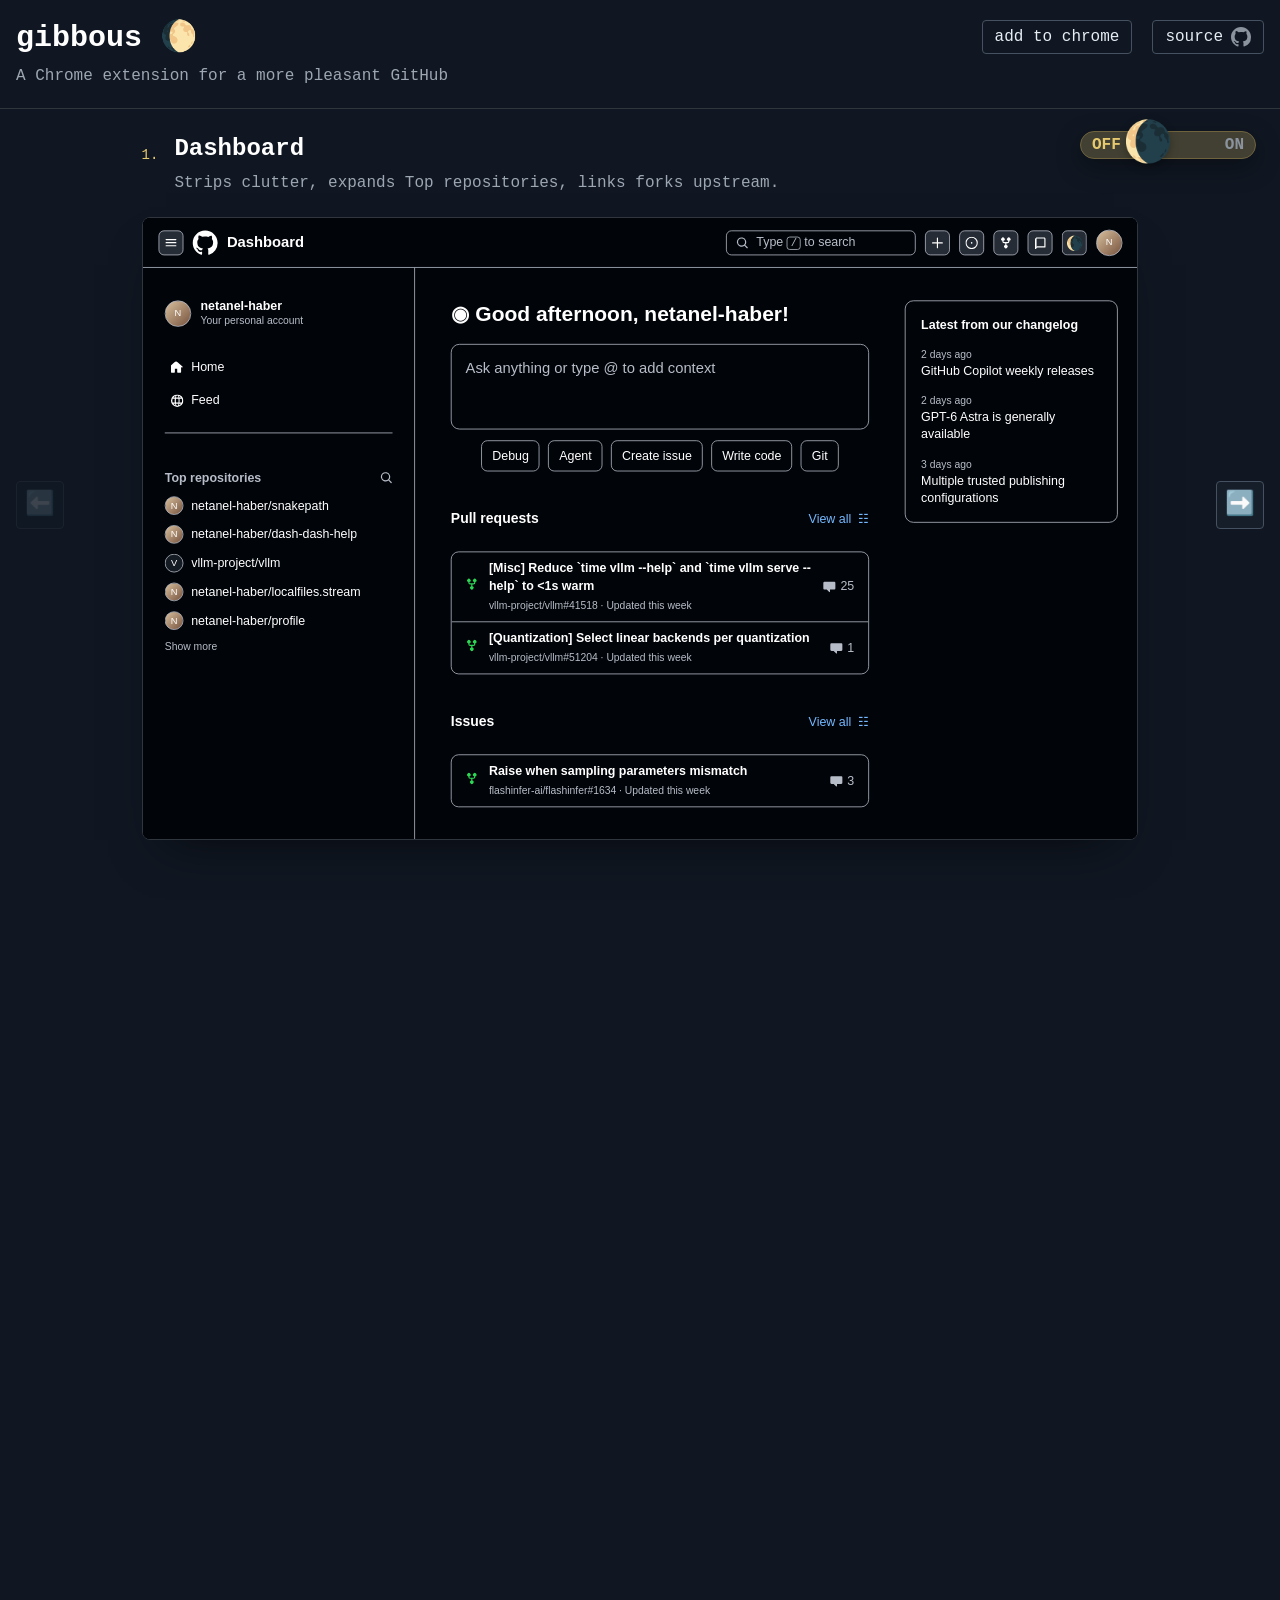
<file: docs/index.html>
<!doctype html>
<html lang="en">
<head>
  <meta charset="utf-8">
  <meta name="viewport" content="width=device-width, initial-scale=1">
  <meta name="color-scheme" content="dark">
  <meta name="description" content="Gibbous removes GitHub clutter and adds focused repository controls.">
  <meta property="og:title" content="Gibbous: Pleasant GitHub">
  <meta property="og:description" content="A before-and-after gallery of a more pleasant GitHub">
  <meta property="og:image" content="https://netanel-haber.github.io/gibbous/dashboard-after.webp?v=20261001a">
  <meta property="og:url" content="https://netanel-haber.github.io/gibbous/">
  <meta property="og:type" content="website">
  <link rel="icon" href="data:image/svg+xml,%3Csvg xmlns='http://www.w3.org/2000/svg' viewBox='0 0 100 100'%3E%3Ctext x='50' y='50' font-size='82' text-anchor='middle' dominant-baseline='central'%3E🌔%3C/text%3E%3C/svg%3E">
  <link rel="canonical" href="https://netanel-haber.github.io/gibbous/">
  <link rel="stylesheet" href="site.css?v=20261001a">
  <noscript><style>
    .site-header { position: static !important; }
    .site-shell { padding-top: 0 !important; }
    .gallery-scroll, .gallery-sticky, .gallery-viewport, .gallery-track { height: auto !important; overflow: visible !important; position: static !important; }
    .gallery-sticky { display: block !important; }
    .feature-panel { position: relative !important; visibility: visible !important; }
    .gallery-navigation, .comparison-toggle { display: none !important; }
  </style></noscript>
  <script src="site.js?v=20261001a" defer></script>
  <title>Gibbous: Pleasant GitHub</title>
</head>
<body>
  <header class="site-header">
    <div class="site-title">
      <h1>gibbous <span aria-hidden="true">🌔</span></h1>
      <p>A Chrome extension for a more pleasant GitHub</p>
    </div>
    <nav class="site-links" aria-label="Project links">
      <a class="project-link" href="https://chromewebstore.google.com/detail/gibbous/lnphgkabifjbccgmlllieihejkmplffe">add to chrome</a>
      <a class="project-link" href="https://github.com/netanel-haber/gibbous">
        <span>source</span>
        <svg viewBox="0 0 16 16" fill="currentColor" aria-hidden="true">
          <path d="M8 0C3.58 0 0 3.58 0 8c0 3.54 2.29 6.53 5.47 7.59.4.07.55-.17.55-.38 0-.19-.01-.82-.01-1.49-2.01.37-2.53-.49-2.69-.94-.09-.23-.48-.94-.82-1.13-.28-.15-.68-.52-.01-.53.63-.01 1.08.58 1.23.82.72 1.21 1.87.87 2.33.66.07-.52.28-.87.51-1.07-1.78-.2-3.64-.89-3.64-3.95 0-.87.31-1.59.82-2.15-.08-.2-.36-1.02.08-2.12 0 0 .67-.21 2.2.82A7.65 7.65 0 0 1 8 3.91c.68 0 1.36.09 2 .27 1.53-1.04 2.2-.82 2.2-.82.44 1.1.16 1.92.08 2.12.51.56.82 1.27.82 2.15 0 3.07-1.87 3.75-3.65 3.95.29.25.54.73.54 1.48 0 1.07-.01 1.93-.01 2.2 0 .21.15.46.55.38A8.013 8.013 0 0 0 16 8c0-4.42-3.58-8-8-8Z"/>
        </svg>
      </a>
    </nav>
  </header>

  <main class="site-shell">
    <section class="gallery-scroll" aria-label="Before and after examples">
      <div class="gallery-sticky">
        <button class="gallery-navigation" type="button" aria-label="Previous example" aria-keyshortcuts="ArrowLeft" aria-controls="gibbous-examples" title="Previous example (⬅️)"><kbd aria-hidden="true">⬅️</kbd></button>
        <div class="gallery-viewport" id="gibbous-examples">
          <div class="gallery-track">
            <section class="feature-panel" id="example-dashboard" data-feature="dashboard" data-title="Dashboard">
              <div class="comparison-content">
                <div class="feature-heading">
                  <span class="feature-number" aria-hidden="true">1.</span>
                  <div>
                    <h2>Dashboard</h2>
                    <p>Strips clutter, expands Top repositories, links forks upstream.</p>
                  </div>
                </div>
                <div class="comparison-card" data-asset="dashboard">
                  <iframe class="demo-frame" data-src="demo.html?feature=dashboard&amp;state=before&amp;v=20261001a" title="GitHub before Gibbous: Dashboard" tabindex="-1"></iframe>
                  <noscript><img src="dashboard-before.webp?v=20261001a" width="2560" height="1600" alt="GitHub before Gibbous: Dashboard"></noscript>
                </div>
              </div>
            </section>

            <section class="feature-panel" id="example-sidebar" data-feature="sidebar" data-title="Sidebar">
              <div class="comparison-content">
                <div class="feature-heading">
                  <span class="feature-number" aria-hidden="true">2.</span>
                  <div>
                    <h2>Sidebar</h2>
                    <p>Prunes navigation, fills Top repositories, dedupes your forks.</p>
                  </div>
                </div>
                <div class="comparison-card" data-asset="sidebar">
                  <iframe class="demo-frame" data-src="demo.html?feature=sidebar&amp;state=before&amp;v=20261001a" title="GitHub before Gibbous: Sidebar" tabindex="-1"></iframe>
                  <noscript><img src="sidebar-before.webp?v=20261001a" width="2560" height="1600" alt="GitHub before Gibbous: Sidebar"></noscript>
                </div>
              </div>
            </section>

            <section class="feature-panel" id="example-repository-navigation" data-feature="repository-navigation" data-title="Repository navigation">
              <div class="comparison-content">
                <div class="feature-heading">
                  <span class="feature-number" aria-hidden="true">3.</span>
                  <div>
                    <h2>Repository navigation</h2>
                    <p>Hides unused tabs. On repos you know, trims the page and links your fork.</p>
                  </div>
                </div>
                <div class="comparison-card" data-asset="repository-navigation">
                  <iframe class="demo-frame" data-src="demo.html?feature=repository-navigation&amp;state=before&amp;v=20261001a" title="GitHub before Gibbous: Repository navigation" tabindex="-1"></iframe>
                  <noscript><img src="repository-navigation-before.webp?v=20261001a" width="2560" height="1600" alt="GitHub before Gibbous: Repository navigation"></noscript>
                </div>
              </div>
            </section>

            <section class="feature-panel" id="example-pull-request-shortcuts" data-feature="pull-request-shortcuts" data-title="Pull request shortcuts">
              <div class="comparison-content">
                <div class="feature-heading">
                  <span class="feature-number" aria-hidden="true">4.</span>
                  <div>
                    <h2>Pull request shortcuts</h2>
                    <p>Links your open and closed pull requests beside the PR tab.</p>
                  </div>
                </div>
                <div class="comparison-card" data-asset="pull-request-shortcuts">
                  <iframe class="demo-frame" data-src="demo.html?feature=pull-request-shortcuts&amp;state=before&amp;v=20261001a" title="GitHub before Gibbous: Pull request shortcuts" tabindex="-1"></iframe>
                  <noscript><img src="pull-request-shortcuts-before.webp?v=20261001a" width="2560" height="1600" alt="GitHub before Gibbous: Pull request shortcuts"></noscript>
                </div>
              </div>
            </section>

            <section class="feature-panel" id="example-hidden-files" data-feature="hidden-files" data-title="Files and folders">
              <div class="comparison-content">
                <div class="feature-heading">
                  <span class="feature-number" aria-hidden="true">5.</span>
                  <div>
                    <h2>Files and folders</h2>
                    <p>Hides top-level entries on hover. Restore them from the eye menu.</p>
                  </div>
                </div>
                <div class="comparison-card" data-asset="hidden-files">
                  <iframe class="demo-frame" data-src="demo.html?feature=hidden-files&amp;state=before&amp;v=20261001a" title="GitHub before Gibbous: Files and folders" tabindex="-1"></iframe>
                  <noscript><img src="hidden-files-before.webp?v=20261001a" width="2560" height="1600" alt="GitHub before Gibbous: Files and folders"></noscript>
                </div>
              </div>
            </section>

            <section class="feature-panel" id="example-quote-navigation" data-feature="quote-navigation" data-title="Quote navigation">
              <div class="comparison-content">
                <div class="feature-heading">
                  <span class="feature-number" aria-hidden="true">6.</span>
                  <div>
                    <h2>Quote navigation</h2>
                    <p>Links quoted comments both ways and reveals unloaded ones.</p>
                  </div>
                </div>
                <div class="comparison-card" data-asset="quote-navigation">
                  <iframe class="demo-frame" data-src="demo.html?feature=quote-navigation&amp;state=before&amp;v=20261001a" title="GitHub before Gibbous: Quote navigation" tabindex="-1"></iframe>
                  <noscript><img src="quote-navigation-before.webp?v=20261001a" width="2560" height="1600" alt="GitHub before Gibbous: Quote navigation"></noscript>
                </div>
              </div>
            </section>

            <section class="feature-panel" id="example-mermaid" data-feature="mermaid" data-title="Mermaid">
              <div class="comparison-content">
                <div class="feature-heading">
                  <span class="feature-number" aria-hidden="true">7.</span>
                  <div>
                    <h2>Mermaid</h2>
                    <p>Opens Mermaid diagrams in a lightbox. Scroll to zoom, drag to pan.</p>
                  </div>
                </div>
                <div class="comparison-card" data-asset="mermaid">
                  <iframe class="demo-frame" data-src="demo.html?feature=mermaid&amp;state=before&amp;v=20261001a" title="GitHub before Gibbous: Mermaid" tabindex="-1"></iframe>
                  <noscript><img src="mermaid-before.webp?v=20261001a" width="2560" height="1600" alt="GitHub before Gibbous: Mermaid"></noscript>
                </div>
              </div>
            </section>
          </div>
        </div>
        <button class="gallery-navigation" type="button" aria-label="Next example" aria-keyshortcuts="ArrowRight" aria-controls="gibbous-examples" title="Next example (➡️)"><kbd aria-hidden="true">➡️</kbd></button>
        <p class="sr-only" aria-live="polite" aria-atomic="true"></p>
      </div>
    </section>
  </main>

  <button class="comparison-toggle" type="button" role="switch" aria-label="Enable Gibbous for every example" aria-controls="gibbous-examples" aria-checked="false" title="Enable Gibbous (Space)">
    <span class="comparison-label comparison-label-off" aria-hidden="true">OFF</span>
    <span class="comparison-moon" aria-hidden="true">🌘</span>
    <span class="comparison-label comparison-label-on" aria-hidden="true">ON</span>
  </button>
</body>
</html>
</file>
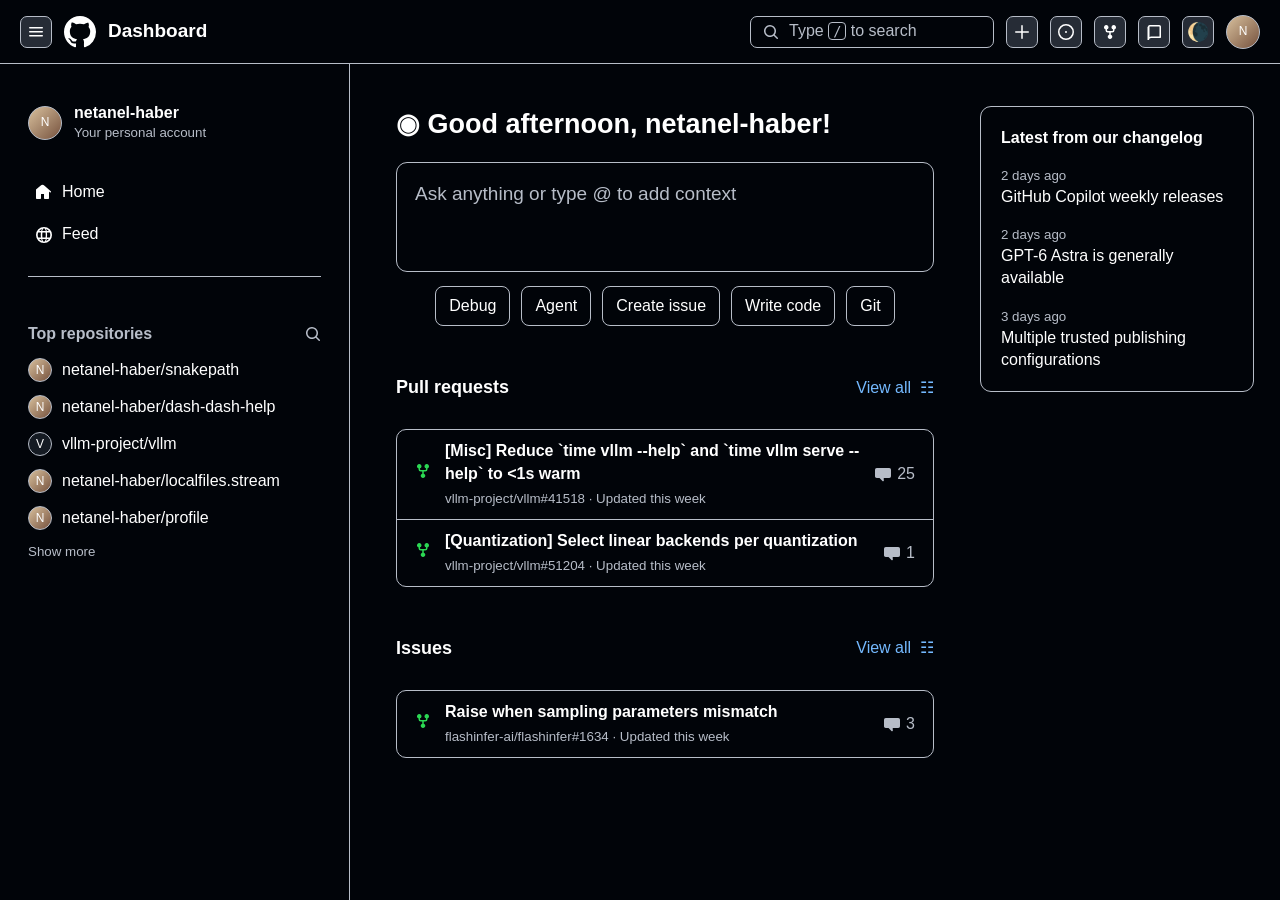
<file: docs/demo.html>
<!doctype html>
<html lang="en" data-theme="dark">
<head>
  <meta charset="utf-8">
  <meta name="viewport" content="width=device-width, initial-scale=1">
  <link rel="stylesheet" href="demo.css?v=20261001a">
  <script src="demo.js?v=20261001a" defer></script>
  <title>Gibbous demo</title>
</head>
<body>
  <main id="demo" class="demo" role="img" aria-live="polite"></main>
</body>
</html>
</file>
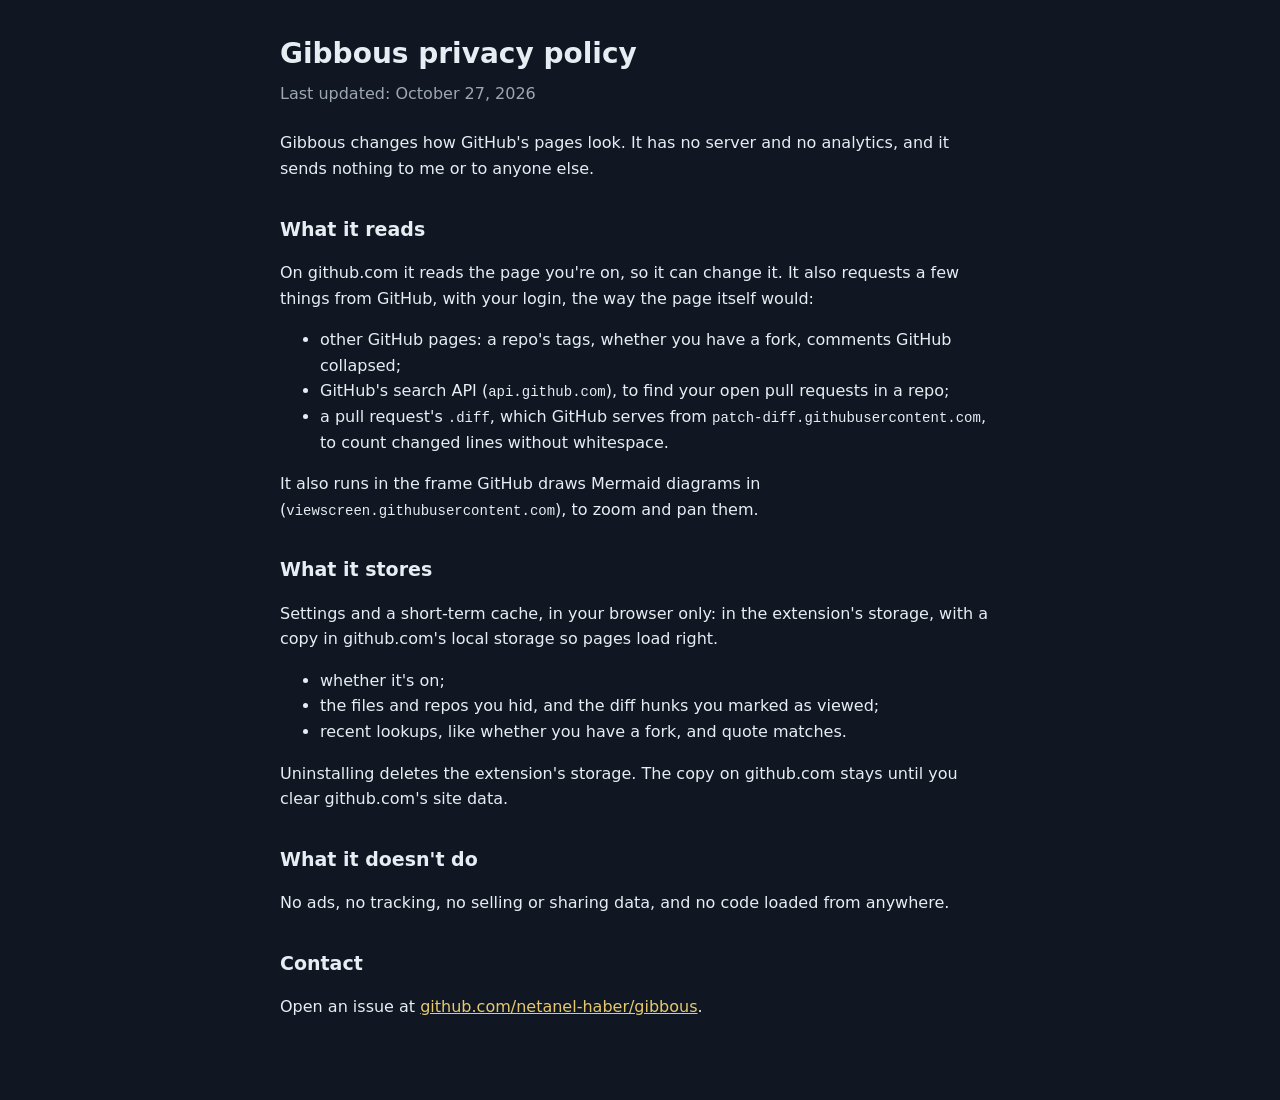
<file: docs/privacy.html>
<!doctype html>
<html lang="en">
<head>
  <meta charset="utf-8">
  <meta name="viewport" content="width=device-width, initial-scale=1">
  <meta name="color-scheme" content="dark">
  <link rel="icon" href="data:image/svg+xml,%3Csvg xmlns='http://www.w3.org/2000/svg' viewBox='0 0 100 100'%3E%3Ctext x='50' y='50' font-size='82' text-anchor='middle' dominant-baseline='central'%3E🌔%3C/text%3E%3C/svg%3E">
  <link rel="canonical" href="https://netanel-haber.github.io/gibbous/privacy.html">
  <title>Gibbous privacy policy</title>
  <style>
    body { margin: 0 auto; max-width: 720px; padding: 32px 16px 64px; background: #101722; color: #e6edf3; font: 16px/1.6 system-ui, sans-serif; }
    h1 { font-size: 28px; margin: 0 0 4px; }
    h2 { font-size: 19px; margin: 32px 0 8px; }
    p.updated { color: #9da7b3; margin: 0 0 24px; }
    a { color: #e6c96f; }
    code { font-size: 14px; }
  </style>
</head>
<body>
  <h1>Gibbous privacy policy</h1>
  <p class="updated">Last updated: October 27, 2026</p>

  <p>Gibbous changes how GitHub's pages look. It has no server and no analytics, and it sends nothing to me or to anyone
  else.</p>

  <h2>What it reads</h2>
  <p>On github.com it reads the page you're on, so it can change it. It also requests a few things from GitHub, with your login,
  the way the page itself would:</p>
  <ul>
    <li>other GitHub pages: a repo's tags, whether you have a fork, comments GitHub collapsed;</li>
    <li>GitHub's search API (<code>api.github.com</code>), to find your open pull requests in a repo;</li>
    <li>a pull request's <code>.diff</code>, which GitHub serves from <code>patch-diff.githubusercontent.com</code>, to count
    changed lines without whitespace.</li>
  </ul>
  <p>It also runs in the frame GitHub draws Mermaid diagrams in (<code>viewscreen.githubusercontent.com</code>), to zoom and pan
  them.</p>

  <h2>What it stores</h2>
  <p>Settings and a short-term cache, in your browser only: in the extension's storage, with a copy in github.com's local
  storage so pages load right.</p>
  <ul>
    <li>whether it's on;</li>
    <li>the files and repos you hid, and the diff hunks you marked as viewed;</li>
    <li>recent lookups, like whether you have a fork, and quote matches.</li>
  </ul>
  <p>Uninstalling deletes the extension's storage. The copy on github.com stays until you clear github.com's site data.</p>

  <h2>What it doesn't do</h2>
  <p>No ads, no tracking, no selling or sharing data, and no code loaded from anywhere.</p>

  <h2>Contact</h2>
  <p>Open an issue at <a href="https://github.com/netanel-haber/gibbous/issues">github.com/netanel-haber/gibbous</a>.</p>
</body>
</html>
</file>
<file: docs/site.css>
:root {
  color-scheme: dark;
  --site-header-height: 6.75rem;
  --gallery-chrome: 10.5rem;
  --bg: #101722;
  --bg-raised: #161e2a;
  --border: #30363d;
  --border-strong: #455160;
  --fg: #e6edf3;
  --fg-muted: #9da7b3;
  --fg-faint: #8b949e;
  --gold: #e6c96f;
  --gold-soft: hsla(46, 88%, 70%, .22);
  --gold-border: #6f633d;
  --link: #79c0ff;
}

*,
::before,
::after {
  box-sizing: border-box;
}

html,
body {
  background: var(--bg);
  margin: 0;
}

body {
  -webkit-font-smoothing: antialiased;
  color: var(--fg);
  font: 16px/1.5 ui-monospace, SFMono-Regular, Menlo, Monaco, Consolas, "Liberation Mono", "Courier New", monospace;
  min-height: 100vh;
  overflow-x: clip;
}

::selection {
  background: hsla(46, 88%, 70%, .3);
  color: #fff;
}

h1,
h2,
p {
  margin: 0;
}

a {
  color: var(--link);
  text-decoration-color: rgba(121, 192, 255, .5);
  text-underline-offset: 4px;
}

button {
  color: inherit;
  cursor: pointer;
  font: inherit;
}

:focus-visible {
  outline: 2px solid var(--gold);
  outline-offset: 2px;
}

.sr-only {
  border: 0;
  clip: rect(0, 0, 0, 0);
  height: 1px;
  margin: -1px;
  overflow: hidden;
  padding: 0;
  position: absolute;
  white-space: nowrap;
  width: 1px;
}

/* Header */

.site-header {
  align-items: flex-start;
  background: var(--bg);
  border-bottom: 1px solid var(--border);
  display: flex;
  flex-wrap: wrap;
  gap: 1rem 2rem;
  inset: 0 0 auto;
  justify-content: space-between;
  padding: 1.25rem 1rem;
  position: fixed;
  z-index: 50;
}

.site-title h1 {
  color: #fff;
  font-size: 1.875rem;
  font-weight: 600;
  line-height: 2.25rem;
}

.site-title p {
  color: var(--fg-muted);
  margin-top: .5rem;
}

.site-links {
  align-items: center;
  display: flex;
  flex-wrap: wrap;
  gap: 1.25rem;
}

.project-link {
  align-items: center;
  background: transparent;
  border: 1px solid var(--border-strong);
  border-radius: .25rem;
  color: var(--fg);
  display: inline-flex;
  gap: .5rem;
  height: 2.125rem;
  line-height: 1;
  padding: 0 .75rem;
  text-decoration: none;
  transition: border-color .16s ease, background-color .16s ease;
}

.project-link:hover {
  background: var(--bg-raised);
  border-color: var(--fg-faint);
}

.project-link svg {
  color: var(--fg-faint);
  height: 1.25rem;
  width: 1.25rem;
}

/* Gallery */

.site-shell {
  padding: var(--site-header-height) 1rem 0;
  width: 100%;
}

.gallery-scroll {
  height: 800vh;
}

.gallery-sticky {
  display: grid;
  grid-template-columns: 3.5rem minmax(0, 1fr) 3.5rem;
  height: calc(100dvh - var(--site-header-height));
  overflow: hidden;
  position: sticky;
  top: var(--site-header-height);
}

.gallery-viewport,
.gallery-track {
  height: 100%;
  overflow: hidden;
  position: relative;
}

.feature-panel {
  display: flex;
  flex-direction: column;
  inset: 0;
  padding-top: 1.5rem;
  position: absolute;
  visibility: hidden;
  width: 100%;
}

.feature-panel:first-child,
.feature-panel[data-active] {
  visibility: visible;
}

@media (min-width: 1024px) {
  html[data-site-ready] .feature-panel:first-child:not([data-active]) {
    visibility: hidden;
  }
}

.comparison-content {
  margin-inline: auto;
  width: min(100%, calc((100dvh - var(--site-header-height) - var(--gallery-chrome)) * 1.6));
}

.feature-heading {
  align-items: flex-start;
  display: flex;
  gap: 1rem;
  margin-bottom: 1.25rem;
}

.feature-heading > div {
  flex: 1;
  min-width: 0;
}

.feature-number {
  color: var(--gold);
  font-size: .875rem;
  line-height: 1.25rem;
  margin-top: .75rem;
}

.feature-heading h2 {
  color: #fff;
  font-size: 1.5rem;
  font-weight: 600;
  line-height: 2rem;
}

.feature-heading p {
  color: var(--fg-muted);
  line-height: 1.75rem;
  margin-top: .25rem;
  overflow: hidden;
  text-overflow: ellipsis;
  white-space: nowrap;
}

.comparison-card {
  aspect-ratio: 8 / 5;
  background: #0d1117;
  border: 1px solid var(--border);
  border-radius: .5rem;
  box-shadow: 0 1.5rem 3rem -1.5rem rgb(0 0 0 / 60%);
  overflow: hidden;
  position: relative;
}

html[data-site-ready] .comparison-card {
  cursor: pointer;
}

.demo-frame,
.comparison-card noscript,
.comparison-card noscript img {
  left: 0;
  position: absolute;
  top: 0;
}

.comparison-card noscript,
.comparison-card noscript img {
  height: 100%;
  width: 100%;
}

@keyframes comparison-card-pulse {
  0% { box-shadow: 0 0 0 0 hsla(46, 88%, 70%, .85), 0 1.5rem 3rem -1.5rem rgb(0 0 0 / 60%); }
  100% { box-shadow: 0 0 0 .75rem hsla(46, 88%, 70%, 0), 0 1.5rem 3rem -1.5rem rgb(0 0 0 / 60%); }
}

.demo-replay {
  align-items: center;
  background: color-mix(in srgb, var(--bg) 78%, transparent);
  border: 1px solid var(--gold-border);
  border-radius: 50%;
  box-shadow: 0 .5rem 1.5rem rgb(0 0 0 / 45%);
  color: var(--gold);
  display: flex;
  height: 4rem;
  justify-content: center;
  left: 50%;
  padding: 0 0 0 .2rem;
  position: absolute;
  top: 50%;
  transform: translate(-50%, -50%);
  transition: background-color .16s ease, border-color .16s ease;
  width: 4rem;
  z-index: 2;
}

.demo-replay:hover {
  background: color-mix(in srgb, var(--bg) 92%, transparent);
  border-color: var(--gold);
}

.demo-replay[hidden] {
  display: none;
}

.demo-frame {
  border: 0;
  height: 800px;
  pointer-events: none;
  transform: scale(var(--demo-scale, 1));
  transform-origin: left top;
  width: 1280px;
}

.gallery-navigation {
  align-items: center;
  background: var(--bg-raised);
  border: 1px solid var(--border-strong);
  border-radius: .25rem;
  color: var(--gold);
  display: flex;
  height: 3rem;
  justify-content: center;
  margin: auto 0;
  padding: 0;
  transition: border-color .16s ease, opacity .16s ease;
  width: 3rem;
}

.gallery-navigation:last-of-type {
  justify-self: end;
}

.gallery-navigation:not(:disabled):hover {
  border-color: var(--gold-border);
}

.gallery-navigation kbd {
  font-family: inherit;
  font-size: 1.5rem;
  line-height: 1;
}

.gallery-navigation:disabled {
  cursor: default;
  opacity: .2;
}

/* Toggle */

.comparison-toggle {
  background: transparent;
  border: 0;
  height: 2.5rem;
  padding: 0;
  position: fixed;
  right: 1.5rem;
  top: calc(var(--site-header-height) + 1rem);
  width: 11rem;
  z-index: 50;
}

.comparison-toggle::before {
  background: var(--gold-soft);
  border: 1px solid var(--gold-border);
  border-radius: 9999px;
  box-shadow: 0 .5rem 1.5rem rgb(0 0 0 / 35%);
  content: "";
  height: 1.75rem;
  inset: 50% 0 auto;
  position: absolute;
  transform: translateY(-50%);
  transition: background-color .16s ease, border-color .16s ease;
}

.comparison-toggle:is(:hover, :focus-visible)::before {
  background: hsla(46, 88%, 70%, .28);
}

.comparison-label {
  color: var(--fg-faint);
  font-weight: 600;
  position: absolute;
  top: 50%;
  transform: translateY(-50%);
  transition: color .16s ease;
  z-index: 20;
}

.comparison-label-off {
  left: .75rem;
}

.comparison-label-on {
  right: .75rem;
}

.comparison-toggle[aria-checked="false"] .comparison-label-off,
.comparison-toggle[aria-checked="true"] .comparison-label-on {
  color: var(--gold);
}

.comparison-moon {
  align-items: center;
  display: flex;
  filter: drop-shadow(0 3px 4px rgb(0 0 0 / 28%));
  font-size: 2.5rem;
  height: 2.5rem;
  justify-content: center;
  left: 3rem;
  line-height: 1;
  position: absolute;
  top: 50%;
  transform: translateY(-50%);
  width: 2.5rem;
  will-change: left, transform;
  z-index: 10;
}

.comparison-toggle[aria-checked="true"] .comparison-moon {
  left: calc(100% - 5.5rem);
}

/* The moon arcs over the switch when turning on and under it when turning off. */
@keyframes moon-orbit {
  0% { left: 3rem; transform: translateY(-50%); }
  12.5% { left: 3.095rem; transform: translateY(calc(-50% + var(--orbit-arc) * .478rem)); }
  25% { left: 3.366rem; transform: translateY(calc(-50% + var(--orbit-arc) * .884rem)); }
  37.5% { left: 3.772rem; transform: translateY(calc(-50% + var(--orbit-arc) * 1.155rem)); }
  50% { left: 4.25rem; transform: translateY(calc(-50% + var(--orbit-arc) * 1.25rem)); }
  62.5% { left: 4.728rem; transform: translateY(calc(-50% + var(--orbit-arc) * 1.155rem)); }
  75% { left: 5.134rem; transform: translateY(calc(-50% + var(--orbit-arc) * .884rem)); }
  87.5% { left: 5.405rem; transform: translateY(calc(-50% + var(--orbit-arc) * .478rem)); }
  100% { left: calc(100% - 5.5rem); transform: translateY(-50%); }
}

@keyframes case-arrive-next { from { transform: translateX(2rem); } }
@keyframes case-arrive-previous { from { transform: translateX(-2rem); } }

@media (prefers-reduced-motion: no-preference) {
  .comparison-card-pulse { animation: comparison-card-pulse 520ms ease-out; }
  .comparison-toggle[data-orbit="on"] .comparison-moon { --orbit-arc: -1; animation: moon-orbit 360ms linear; }
  .comparison-toggle[data-orbit="off"] .comparison-moon { --orbit-arc: 1; animation: moon-orbit 360ms linear reverse; }
  .gallery-track[data-direction="next"] .feature-panel[data-active] .comparison-card { animation: case-arrive-next 100ms cubic-bezier(.2, .9, .35, 1); }
  .gallery-track[data-direction="previous"] .feature-panel[data-active] .comparison-card { animation: case-arrive-previous 100ms cubic-bezier(.2, .9, .35, 1); }
}

/* Narrow screens: one long page instead of the scroll-driven gallery */

@media (max-width: 1023px) {
  .gallery-scroll { height: auto; }
  .gallery-sticky { display: block; height: auto; overflow: visible; position: static; }
  .gallery-viewport, .gallery-track { height: auto; overflow: visible; }
  .feature-panel { border-top: 1px solid var(--border); padding: 2.5rem 0; position: relative; scroll-margin-top: var(--site-header-height); visibility: visible; }
  .feature-panel:first-child { border-top: 0; padding-top: 4.5rem; }
  .feature-heading p { overflow: visible; white-space: normal; }
  .gallery-navigation { display: none; }
  .comparison-content { width: 100%; }
}

@media (max-width: 639px) {
  .site-links { width: 100%; }
  .comparison-toggle { right: 1rem; top: calc(var(--site-header-height) + .5rem); }
}
</file>
<file: docs/demo.css>
/* GitHub's dark high contrast theme tokens, then the demo itself. */

:root {
  color-scheme: dark;
  --bgColor-default: #010409;
  --bgColor-inset: #010409;
  --bgColor-muted: #151b23;
  --bgColor-emphasis: #3d444d;
  --borderColor-default: #b7bdc8;
  --borderColor-muted: #b7bdc8;
  --fgColor-default: #ffffff;
  --fgColor-muted: #b7bdc8;
  --fgColor-accent: #74b9ff;
  --fgColor-success: #2bd853;
  --fgColor-attention: #f0b72f;
  --control-bgColor-rest: #262c36;
  --control-borderColor-rest: #b7bdc8;
  --control-fgColor-rest: #ffffff;
  --button-primary-bgColor-rest: #006222;
  --button-primary-borderColor-rest: #4ae168;
  --button-primary-fgColor-rest: #ffffff;
  --overlay-bgColor: #010409;
  --overlay-borderColor: #b7bdc8;
  --bgColor-attention-muted: #edaa2726;
}

:root {
  --focus-outlineColor: var(--fgColor-accent);
  --gibbous-action-color: color-mix(in srgb, var(--fgColor-attention) 12%, var(--fgColor-muted));
  --gibbous-yellow: var(--fgColor-attention);
  --header-bgColor: var(--bgColor-default);
}

* {
  box-sizing: border-box;
}

html,
body,
.demo {
  height: 100%;
  margin: 0;
  overflow: hidden;
  width: 100%;
}

body {
  background: var(--bgColor-default);
  color: var(--fgColor-default);
  font: 16px/1.4 -apple-system, BlinkMacSystemFont, "Segoe UI", sans-serif;
}

button,
input {
  font: inherit;
}

svg {
  fill: currentColor;
}

a {
  color: var(--fgColor-accent);
}

kbd,
code {
  font-family: ui-monospace, SFMono-Regular, Menlo, Consolas, monospace;
}

[data-token="bgColor-default"] {
  background-color: var(--bgColor-default);
}

[data-token="bgColor-muted"] {
  background-color: var(--bgColor-muted);
}

[data-token="overlay-bgColor"] {
  background-color: var(--overlay-bgColor);
}

.demo {
  background: var(--bgColor-default);
  position: relative;
  transition: opacity 180ms ease;
}

.octicon {
  flex: 0 0 auto;
  height: 16px;
  width: 16px;
}

.app-header {
  align-items: center;
  border-bottom: 1px solid var(--borderColor-default);
  display: flex;
  height: 64px;
  justify-content: space-between;
  padding: 0 20px;
}

.app-brand,
.app-actions,
.repository-identity,
.repo-actions,
.repository-toolbar,
.repository-toolbar > span,
.repository-tab,
.account,
.repository-link,
.top-repositories-heading,
.section-heading,
.pulls-heading {
  align-items: center;
  display: flex;
}

.app-brand,
.app-actions {
  gap: 12px;
}

.app-brand strong {
  font-size: 19px;
}

.github-mark {
  color: var(--fgColor-default);
  height: 32px;
  overflow: visible;
  width: 32px;
}

.icon-button,
.gibbous-button {
  align-items: center;
  background: var(--control-bgColor-rest);
  border: 1px solid var(--control-borderColor-rest);
  border-radius: 7px;
  color: var(--control-fgColor-rest);
  display: inline-flex;
  height: 32px;
  justify-content: center;
  width: 32px;
}

.search-control,
.go-to-file {
  align-items: center;
  border: 1px solid var(--control-borderColor-rest);
  border-radius: 7px;
  color: var(--fgColor-muted);
  display: flex;
  gap: 10px;
}

.search-control {
  height: 32px;
  padding: 0 12px;
  width: 244px;
}

.search-control:has(> kbd) {
  gap: 8px;
  padding: 0 8px;
  width: auto;
}

.app-header.folded {
  gap: 28px;
}

.app-header.folded .repository-tabs {
  border: 0;
  flex: 1;
  height: 100%;
  min-width: 0;
  padding: 0;
}

kbd {
  border: 1px solid var(--borderColor-default);
  border-radius: 4px;
  font-size: .85em;
  padding: 0 4px;
}

.avatar {
  align-items: center;
  background: linear-gradient(135deg, #d8c09d, #76523e);
  border: 1px solid var(--borderColor-default);
  border-radius: 50%;
  color: var(--fgColor-default);
  display: inline-flex;
  flex: 0 0 auto;
  font-size: 12px;
  height: 34px;
  justify-content: center;
  width: 34px;
}

.avatar.coral {
  background: linear-gradient(135deg, #fb7f6b, #7d2720);
}

.avatar.contributor {
  background: #3f5f92;
}

.avatar.organization {
  background: var(--bgColor-muted);
}

.gibbous-button {
  font-family: "Noto Color Emoji", "Apple Color Emoji", "Segoe UI Emoji", sans-serif;
  font-size: 18px;
  position: relative;
}

.gibbous-button.enabled {
  border-color: color-mix(in srgb, var(--fgColor-attention) 55%, var(--control-borderColor-rest));
}

.repository-tabs {
  align-items: stretch;
  border-bottom: 1px solid var(--borderColor-default);
  display: flex;
  gap: 20px;
  height: 52px;
  overflow: hidden;
  padding: 0 24px;
  white-space: nowrap;
}

.repository-tab {
  gap: 7px;
  position: relative;
}

.repository-tab.selected {
  font-weight: 600;
}

.repository-tab.selected::after {
  background: #fd8c73;
  bottom: 0;
  content: "";
  height: 2px;
  left: 0;
  position: absolute;
  right: 0;
}

.repository-tab b,
.counter {
  background: var(--bgColor-muted);
  border-radius: 20px;
  font-size: 12px;
  padding: 2px 7px;
}

.shortcut-group {
  align-self: center;
  display: inline-flex;
  gap: 2px;
  margin-left: -8px;
  transform: translateY(-3px);
}

.shortcut {
  align-items: center;
  border-radius: 6px;
  color: var(--fgColor-muted);
  display: inline-flex;
  height: 28px;
  justify-content: center;
  opacity: .75;
  width: 28px;
}

.shortcut.active {
  background: rgb(246 214 112 / 22%);
  box-shadow: inset 0 0 0 1px rgb(246 214 112 / 38%);
  opacity: 1;
}

.repository-page,
.pulls-page {
  margin: 0 auto;
  max-width: 1120px;
  padding: 24px 28px;
}

.repository-title {
  align-items: flex-start;
  border-bottom: 1px solid var(--borderColor-muted);
  display: flex;
  justify-content: space-between;
  padding-bottom: 24px;
}

.repository-identity {
  align-items: flex-start;
  gap: 12px;
}

.repository-identity > span:last-child {
  align-items: center;
  display: flex;
  flex-wrap: wrap;
  gap: 7px;
}

.repository-identity strong {
  font-size: 25px;
}

.repository-identity small {
  border: 1px solid var(--borderColor-default);
  border-radius: 14px;
  color: var(--fgColor-muted);
  padding: 3px 8px;
}

.repository-identity em {
  color: var(--fgColor-muted);
  flex-basis: 100%;
  font-size: 14px;
  font-style: normal;
}

.repository-identity u {
  color: var(--fgColor-accent);
}

.repo-logo {
  align-items: center;
  background: var(--bgColor-emphasis);
  border-radius: 7px;
  color: var(--fgColor-accent);
  display: inline-flex;
  font-size: 25px;
  font-weight: 700;
  height: 42px;
  justify-content: center;
  width: 42px;
}

.repo-actions {
  gap: 8px;
}

.repo-actions span,
.button-control,
.button-label,
.go-to-file,
.primary-button {
  border: 1px solid var(--control-borderColor-rest);
  border-radius: 7px;
  min-height: 32px;
  padding: 5px 10px;
}

.repo-actions span {
  align-items: center;
  display: inline-flex;
  gap: 6px;
}

.sponsor-heart {
  color: #db61a2;
}

.starred {
  color: var(--fgColor-attention);
}

.repository-toolbar {
  gap: 12px;
  min-height: 64px;
}

.repository-toolbar .button-control,
.repository-toolbar .button-label,
.repository-toolbar .go-to-file,
.repository-toolbar .eyes-control,
.repository-toolbar .primary-button {
  height: 32px;
  min-height: 32px;
}

.repository-toolbar > span {
  gap: 6px;
  white-space: nowrap;
}

.control-chevron {
  height: 12px;
  width: 12px;
}

.toolbar-spacer {
  flex: 1;
}

.go-to-file {
  justify-content: flex-start;
  width: 240px;
}

.go-to-file kbd {
  margin-left: auto;
}

.primary-button {
  background: var(--button-primary-bgColor-rest);
  border-color: var(--button-primary-borderColor-rest);
  color: var(--button-primary-fgColor-rest);
}

.repository-columns {
  display: grid;
  gap: 36px;
  grid-template-columns: minmax(0, 1fr) 290px;
}

.repository-columns.single {
  display: block;
}

.file-list,
.list-card,
.readme-card {
  border: 1px solid var(--borderColor-default);
  border-radius: 10px;
  overflow: hidden;
}

.commit-row {
  align-items: center;
  display: flex;
  gap: 12px;
  min-height: 48px;
  padding: 0 20px;
}

.file-row {
  align-items: center;
  display: grid;
  gap: 14px;
  grid-template-columns: 22px 210px minmax(0, 1fr) 120px;
  min-height: 42px;
  padding: 0 20px;
  position: relative;
}

.file-row + .file-row,
.commit-row + .file-row {
  border-top: 1px solid var(--borderColor-default);
}

.file-row > .octicon {
  color: var(--fgColor-muted);
}

.file-row time {
  color: var(--fgColor-muted);
  text-align: right;
}

.file-row.hovered {
  background: var(--bgColor-muted);
}

.row-action,
.inline-action {
  color: var(--gibbous-action-color);
}

.row-action {
  align-items: center;
  display: inline-flex;
  height: 28px;
  justify-content: center;
  left: 244px;
  position: absolute;
  width: 28px;
}

.repository-page.overview {
  max-width: none;
  padding: 20px 32px;
}

.overview .repository-title {
  padding-bottom: 16px;
}

.overview .repository-columns {
  gap: 24px;
  grid-template-columns: minmax(0, 1fr) 296px;
}

.repository-sidebar {
  font-size: 14px;
  padding-top: 18px;
}

.sidebar-section {
  border-top: 1px solid var(--borderColor-muted);
  display: grid;
  gap: 12px;
  justify-items: start;
  padding: 16px 0;
}

.sidebar-section:first-child {
  border-top: 0;
  padding-top: 0;
}

.sidebar-section h3 {
  align-items: center;
  display: flex;
  font-size: 16px;
  gap: 6px;
  margin: 0;
}

.sidebar-section p {
  color: var(--fgColor-muted);
  font-size: 16px;
  line-height: 1.5;
  margin: 0;
}

.sidebar-section > a,
.website {
  color: var(--fgColor-accent);
}

.website {
  align-items: center;
  display: flex;
  font-weight: 600;
  gap: 8px;
}

.resource-links {
  display: grid;
  gap: 9px;
}

.resource-links span {
  align-items: center;
  display: flex;
  gap: 8px;
}

.resource-links,
.report {
  color: var(--fgColor-muted);
}

.sidebar-pair {
  border-top: 1px solid var(--borderColor-muted);
  display: grid;
  grid-template-columns: 1fr 1fr;
}

.sidebar-pair .sidebar-section {
  border-top: 0;
  padding-top: 16px;
}

.sidebar-pair .sidebar-section + .sidebar-section {
  padding-left: 16px;
}

.sidebar-tag {
  display: flex;
  gap: 8px;
}

.sidebar-tag > .octicon {
  color: var(--fgColor-success);
  margin-top: 3px;
}

.sidebar-tag > span {
  align-items: center;
  display: flex;
  flex-wrap: wrap;
  gap: 2px 8px;
}

.sidebar-tag em {
  border: 1px solid var(--fgColor-success);
  border-radius: 2em;
  color: var(--fgColor-success);
  font-size: 12px;
  font-style: normal;
  font-weight: 500;
  padding: 0 7px;
}

.sidebar-tag small {
  color: var(--fgColor-muted);
  flex-basis: 100%;
  font-size: 12px;
}

.sponsor {
  align-items: center;
  display: flex;
  font-weight: 600;
  gap: 8px;
}

.readme-box {
  border: 1px solid var(--borderColor-default);
  border-radius: 10px;
  margin-top: 16px;
  overflow: hidden;
}

.readme-tabs {
  align-items: stretch;
  border-bottom: 1px solid var(--borderColor-default);
  display: flex;
  gap: 4px;
  height: 48px;
  padding: 0 8px;
  white-space: nowrap;
}

.readme-tab {
  align-items: center;
  color: var(--fgColor-muted);
  display: flex;
  font-size: 14px;
  gap: 6px;
  padding: 0 8px;
  position: relative;
}

.readme-tab.selected {
  color: var(--fgColor-default);
  font-weight: 600;
}

.readme-tab.selected::after {
  background: #fd8c73;
  bottom: -1px;
  content: "";
  height: 2px;
  left: 0;
  position: absolute;
  right: 0;
}

.icon-button.readme-action {
  align-self: center;
  background: transparent;
  border: 0;
  color: var(--fgColor-muted);
  height: 28px;
  width: 28px;
}

.readme-box .readme-card,
.readme-box .list-card {
  border: 0;
  border-radius: 0;
  margin: 0;
}

.topics {
  display: flex;
  flex-wrap: wrap;
  gap: 6px;
}

.topics b {
  border: 1px solid var(--fgColor-accent);
  border-radius: 14px;
  color: var(--fgColor-accent);
  font-size: 12px;
  padding: 3px 9px;
}

.readme-card {
  display: grid;
  gap: 12px;
  margin-top: 28px;
  padding: 26px;
}

.readme-card span {
  background: var(--bgColor-emphasis);
  border-radius: 4px;
  height: 8px;
  opacity: .72;
  width: 82%;
}

.readme-card span:nth-of-type(2) {
  width: 67%;
}

.readme-card span:nth-of-type(3) {
  width: 75%;
}

.readme-card span:nth-of-type(4) {
  width: 52%;
}

.eyes-wrap {
  position: relative;
}

.eyes-control {
  background: var(--control-bgColor-rest);
  color: var(--gibbous-action-color);
  width: 40px;
}

.eyes-wrap .hidden-menu {
  border: 1px solid var(--overlay-borderColor);
  border-radius: 9px;
  box-shadow: 0 12px 32px rgb(0 0 0 / 45%);
  display: grid;
  gap: 9px;
  padding: 15px;
  position: absolute;
  right: 0;
  top: 46px;
  width: 250px;
  z-index: 5;
}

.hidden-menu > code {
  color: var(--fgColor-muted);
  font-size: 12px;
}

.hidden-menu > span {
  display: flex;
  justify-content: space-between;
}

.hidden-menu b {
  background: var(--control-bgColor-rest);
  border: 1px solid var(--control-borderColor-rest);
  border-radius: 5px;
  font-size: 12px;
  padding: 2px 7px;
}

.pulls-page {
  max-width: 1060px;
  padding-top: 38px;
}

.pulls-heading,
.section-heading {
  justify-content: space-between;
}

.pulls-heading h1 {
  font-size: 28px;
  margin: 0 0 26px;
}

.pulls-heading span {
  color: var(--fgColor-accent);
}

.list-row {
  align-items: center;
  display: flex;
  gap: 14px;
  min-height: 64px;
  padding: 10px 18px;
}

.list-row + .list-row {
  border-top: 1px solid var(--borderColor-default);
}

.status-icon {
  color: var(--fgColor-success);
}

.list-copy {
  display: grid;
  flex: 1;
  gap: 5px;
}

.list-copy small,
.comment-count {
  color: var(--fgColor-muted);
}

.comment-count {
  align-items: center;
  display: flex;
  gap: 6px;
}

.dashboard-layout {
  display: grid;
  grid-template-columns: 350px minmax(0, 1fr) 300px;
  height: calc(100% - 64px);
}

.dashboard-layout.after {
  grid-template-columns: 350px minmax(0, 1fr);
}

.dashboard-sidebar {
  border-right: 1px solid var(--borderColor-default);
  padding: 38px 28px;
}

.account {
  gap: 12px;
  padding-bottom: 30px;
}

.account > span:last-child {
  display: grid;
}

.account small,
.top-repositories small {
  color: var(--fgColor-muted);
}

.dashboard-mini-nav {
  border-bottom: 1px solid var(--borderColor-default);
  display: grid;
  gap: 4px;
  padding-bottom: 22px;
}

.dashboard-mini-nav span {
  align-items: center;
  display: flex;
  gap: 10px;
  padding: 8px;
}

.top-repositories {
  border-top: 1px solid var(--borderColor-default);
  display: grid;
  gap: 13px;
  padding-top: 26px;
}

.dashboard-mini-nav + .top-repositories {
  border-top: 0;
  margin-top: 20px;
}

.top-repositories-heading {
  color: var(--fgColor-muted);
  justify-content: space-between;
}

.top-repositories-heading span {
  display: flex;
  gap: 12px;
}

.repository-link {
  gap: 10px;
  min-width: 0;
}

.repository-link .avatar {
  height: 24px;
  width: 24px;
}

.repository-link b {
  font-weight: 400;
  min-width: 0;
  overflow: hidden;
  text-overflow: ellipsis;
  white-space: nowrap;
}

.repository-link .inline-action {
  margin-left: auto;
}

.dashboard-main {
  padding: 42px 46px;
}

.copilot-card {
  margin-bottom: 34px;
}

.copilot-card h1 {
  font-size: 27px;
  margin: 0 0 18px;
}

.prompt {
  border: 1px solid var(--borderColor-default);
  border-radius: 11px;
  color: var(--fgColor-muted);
  font-size: 19px;
  min-height: 110px;
  padding: 18px;
}

.quick-actions {
  display: flex;
  gap: 11px;
  justify-content: center;
  margin-top: 14px;
}

.quick-actions span {
  border: 1px solid var(--control-borderColor-rest);
  border-radius: 8px;
  padding: 8px 13px;
}

.dashboard-section {
  margin-bottom: 34px;
}

.section-heading h2 {
  font-size: 18px;
}

.section-heading {
  margin-bottom: 14px;
}

.changelog {
  border: 1px solid var(--borderColor-default);
  border-radius: 11px;
  display: grid;
  gap: 18px;
  height: max-content;
  margin: 42px 26px 0 0;
  padding: 20px;
}

.changelog span {
  display: grid;
}

.changelog small {
  color: var(--fgColor-muted);
}

.sidebar-underlay {
  height: 100%;
}

.modal-scrim {
  background: rgb(0 0 0 / 62%);
  inset: 0;
  position: absolute;
}

.global-sidebar {
  border-right: 1px solid var(--borderColor-default);
  border-radius: 0 14px 14px 0;
  bottom: 0;
  left: 0;
  overflow: hidden;
  padding: 20px 14px;
  position: absolute;
  top: 0;
  width: 400px;
}

.sidebar-head {
  align-items: center;
  display: flex;
  justify-content: space-between;
  padding: 4px 12px 20px;
}

.sidebar-head > .octicon {
  color: var(--fgColor-muted);
  height: 20px;
  width: 20px;
}

.global-sidebar nav {
  display: grid;
  gap: 2px;
}

.navigation-link {
  align-items: center;
  border-radius: 7px;
  display: flex;
  font-size: 16px;
  gap: 12px;
  min-height: 34px;
  padding: 5px 14px;
  position: relative;
}

.navigation-link.selected {
  background: var(--control-bgColor-rest);
  font-weight: 600;
}

.navigation-link.selected::before {
  background: var(--fgColor-accent);
  border-radius: 2px;
  bottom: 8px;
  content: "";
  left: -14px;
  position: absolute;
  top: 8px;
  width: 3px;
}

.navigation-divider {
  background: var(--borderColor-default);
  display: block;
  height: 1px;
  margin: 10px 0;
}

.global-sidebar > .navigation-divider {
  margin: 14px 0;
}

.global-sidebar > .top-repositories {
  border: 0;
  gap: 10px;
  padding: 0 14px;
}

.global-sidebar .repository-link {
  font-size: 16px;
}

.pull-request-title {
  align-items: center;
  border-bottom: 1px solid var(--borderColor-default);
  display: flex;
  gap: 20px;
  min-height: 122px;
  padding: 20px max(60px, calc((100% - 1100px) / 2));
}

.pull-request-title > span {
  background: var(--button-primary-bgColor-rest);
  border: 1px solid var(--button-primary-borderColor-rest);
  border-radius: 20px;
  color: var(--button-primary-fgColor-rest);
  font-weight: 600;
  padding: 8px 18px;
}

.pull-request-title h1,
.pull-request-title p {
  margin: 0;
}

.pull-request-title h1 {
  font-size: 25px;
}

.pull-request-title h1 small,
.pull-request-title p {
  color: var(--fgColor-muted);
}

.pull-request-title code {
  background: var(--bgColor-muted);
  border-radius: 5px;
  padding: 3px 7px;
}

.timeline {
  margin: 30px auto 0;
  max-width: 1100px;
  position: relative;
}

.timeline::before {
  background: var(--borderColor-default);
  bottom: 0;
  content: "";
  left: 49px;
  position: absolute;
  top: 0;
  width: 2px;
}

.timeline-comment {
  display: grid;
  gap: 18px;
  grid-template-columns: 100px 1fr;
  position: relative;
}

.timeline-comment > .avatar {
  height: 52px;
  justify-self: center;
  width: 52px;
  z-index: 1;
}

.comment-card {
  border: 1px solid var(--borderColor-default);
  border-radius: 9px;
  overflow: hidden;
}

.comment-card > header {
  align-items: center;
  background: var(--bgColor-muted);
  border-bottom: 1px solid var(--borderColor-default);
  display: flex;
  gap: 7px;
  min-height: 56px;
  padding: 0 18px;
}

.comment-card > header span {
  color: var(--fgColor-muted);
}

.comment-card > header small {
  border: 1px solid var(--borderColor-default);
  border-radius: 14px;
  margin-left: auto;
  padding: 2px 9px;
}

.comment-body {
  min-height: 150px;
  padding: 26px 30px;
}

.comment-body p,
.comment-body blockquote {
  line-height: 1.6;
  margin: 0 0 22px;
}

.comment-body blockquote {
  border-left: 4px solid var(--borderColor-default);
  padding-left: 16px;
}

.comment-body .highlight {
  background: var(--bgColor-attention-muted);
  border-radius: 4px;
  box-decoration-break: clone;
  padding: 6px;
}

.match-link {
  background: color-mix(in srgb, var(--fgColor-attention) 34%, var(--bgColor-default));
  border-radius: 7px;
  color: var(--fgColor-default);
  font-size: 14px;
  font-weight: 600;
  padding: 7px 12px;
  position: absolute;
  right: 130px;
  top: 12px;
  white-space: nowrap;
}

.hidden-comments {
  align-items: center;
  display: grid;
  gap: 14px;
  grid-template-columns: 1fr auto 1fr;
  margin: 30px 0;
  padding-left: 100px;
}

.hidden-comments > span {
  background: repeating-linear-gradient(135deg, transparent 0 12px, var(--borderColor-default) 12px 15px, transparent 15px 25px);
  height: 13px;
}

.hidden-comments b {
  border: 1px solid var(--borderColor-default);
  border-radius: 7px;
  padding: 10px 22px;
  text-align: center;
}

/* Mermaid case */

.demo.switching {
  opacity: 0;
}

.markdown-page {
  margin: 0 auto;
  padding-top: 16px;
  width: 1010px;
}

.file-bar {
  align-items: center;
  display: flex;
  gap: 14px;
  height: 40px;
}

.file-bar .crumbs {
  color: var(--fgColor-accent);
}

.file-bar .crumbs strong {
  color: var(--fgColor-default);
}

.markdown-body h1 {
  border-bottom: 1px solid var(--borderColor-muted);
  font-size: 26px;
  margin: 14px 0 10px;
  padding-bottom: 8px;
}

.markdown-body p {
  margin: 0 0 12px;
}

.mermaid-render {
  border: 1px solid var(--borderColor-default);
  border-radius: 6px;
  height: 500px;
  overflow: hidden;
  position: relative;
}

.mermaid-stage {
  inset: 0;
  position: absolute;
  text-align: center;
}

.mermaid-stage svg {
  margin-top: 8px;
  transform-origin: 50% 50%;
}

.sequence-diagram {
  --diagram-fill: color-mix(in srgb, var(--fgColor-accent) 14%, var(--bgColor-default));
  --diagram-line: color-mix(in srgb, var(--fgColor-accent) 65%, var(--bgColor-default));
  font: 15px -apple-system, BlinkMacSystemFont, "Segoe UI", sans-serif;
  overflow: visible;
}

.sequence-diagram text {
  fill: var(--fgColor-default);
  text-anchor: middle;
}

.sequence-diagram .label {
  font-size: 14px;
}

.sequence-diagram .actor,
.sequence-diagram .loop-tab {
  fill: var(--diagram-fill);
  stroke: var(--diagram-line);
}

.sequence-diagram .lifeline {
  stroke: var(--diagram-line);
  stroke-width: 2;
}

.sequence-diagram .message,
.sequence-diagram marker path {
  fill: var(--fgColor-default);
  stroke: var(--fgColor-default);
  stroke-width: 1.5;
}

.sequence-diagram .dashed {
  stroke-dasharray: 4 3;
}

.sequence-diagram .loop {
  fill: none;
  stroke: var(--diagram-line);
  stroke-dasharray: 3 3;
}

.sequence-diagram .loop-label {
  font-size: 13px;
}

.sequence-diagram .text-selection {
  fill: color-mix(in srgb, var(--fgColor-accent) 45%, transparent);
  opacity: 0;
}

.render-actions {
  display: flex;
  gap: 4px;
  position: absolute;
  right: 12px;
  top: 12px;
  z-index: 2;
}

.render-actions b,
.mermaid-controls b,
.lightbox-close,
.lightbox-zoom b {
  align-items: center;
  background: var(--control-bgColor-rest);
  border: 1px solid var(--control-borderColor-rest);
  border-radius: 6px;
  color: var(--fgColor-default);
  display: inline-flex;
  font-weight: 400;
  height: 28px;
  justify-content: center;
  min-width: 28px;
}

.render-actions .enlarge-button {
  font-size: 12px;
  gap: 5px;
  padding: 0 8px;
}

.mermaid-controls {
  bottom: 16px;
  display: grid;
  gap: 3px;
  grid-template-columns: repeat(3, 28px);
  position: absolute;
  right: 16px;
}

.mermaid-controls b {
  color: var(--fgColor-muted);
  font-size: 15px;
}

.mermaid-controls .octicon {
  height: 12px;
  width: 12px;
}

.mermaid-controls :is(.up, .down) { grid-column: 2; }
.mermaid-controls .up .octicon { transform: rotate(180deg); }
.mermaid-controls .left .octicon { transform: rotate(90deg); }
.mermaid-controls .right .octicon { transform: rotate(-90deg); }

.mermaid-lightbox {
  align-items: center;
  background: var(--bgColor-default);
  border: 1px solid var(--borderColor-default);
  border-radius: 12px;
  display: flex;
  inset: 16px;
  justify-content: center;
  opacity: 0;
  outline: 2000px solid rgb(0 0 0 / 55%);
  overflow: hidden;
  position: absolute;
  visibility: hidden;
  z-index: 5;
}

.lightbox-stage {
  height: 460px;
  transform: scale(1.28);
  transform-origin: 50% 50%;
  width: 900px;
}

.lightbox-close {
  position: absolute;
  right: 12px;
  top: 12px;
}

.lightbox-zoom {
  bottom: 16px;
  display: flex;
  gap: 4px;
  position: absolute;
  right: 16px;
}

.lightbox-zoom .zoom-readout {
  font-size: 13px;
  font-variant-numeric: tabular-nums;
  min-width: 56px;
  position: relative;
}

.lightbox-zoom .zoom-readout span {
  position: absolute;
}

.lightbox-zoom .zoomed {
  opacity: 0;
}

.demo-cursor {
  height: 26px;
  left: 0;
  margin: -3px 0 0 -5px;
  pointer-events: none;
  position: absolute;
  top: 0;
  width: 26px;
  z-index: 9;
}

.demo-cursor svg {
  display: block;
  fill: #fff;
  overflow: visible;
  stroke: #1f2328;
  stroke-linejoin: round;
  stroke-width: 1.4;
}

.demo-cursor .hand-open,
.demo-cursor .hand-closed {
  fill: none;
  left: -9px;
  opacity: 0;
  position: absolute;
  stroke: #fff;
  stroke-linecap: round;
  stroke-width: 1.8;
  top: -10px;
}

.demo-cursor .hand-open .outline,
.demo-cursor .hand-closed .outline {
  stroke: #1f2328;
  stroke-width: 4;
}

.demo-cursor .click-ring {
  background: color-mix(in srgb, var(--fgColor-attention) 35%, transparent);
  border: 4px solid color-mix(in srgb, var(--fgColor-attention) 70%, #fff);
  border-radius: 50%;
  box-shadow: 0 0 0 2px rgb(0 0 0 / 35%);
  height: 56px;
  left: -23px;
  opacity: 0;
  position: absolute;
  top: -25px;
  transform: scale(.3);
  width: 56px;
}

/* Before: GitHub's own zoom and pan controls */

.demo[data-feature="mermaid"][data-state="before"] .demo-cursor {
  animation: mermaid-before-cursor 8s ease-in-out both;
}

.demo[data-feature="mermaid"][data-state="before"] .click-ring {
  animation: mermaid-before-click 8s linear both;
}

.demo[data-feature="mermaid"][data-state="before"] .mermaid-stage svg {
  animation: mermaid-before-zoom 8s ease-out both;
}

.demo[data-feature="mermaid"][data-state="before"] .mermaid-stage .text-selection {
  animation: mermaid-before-select 8s linear both;
}

@keyframes mermaid-before-cursor {
  0%, 12.5% { left: 640px; top: 450px; }
  25%, 57% { left: 1114px; top: 631px; }
  62%, 76% { left: 1114px; top: 662px; }
  82%, 84% { left: 330px; top: 388px; }
  95%, 100% { left: 600px; top: 440px; }
}

@keyframes mermaid-before-click {
  0%, 27.4% { opacity: 0; transform: scale(.3); }
  27.5% { opacity: 1; }
  32.5%, 36.1% { opacity: 0; transform: scale(1); }
  36.2% { opacity: 0; transform: scale(.3); }
  36.3% { opacity: 1; }
  41.3%, 44.8% { opacity: 0; transform: scale(1); }
  44.9% { opacity: 0; transform: scale(.3); }
  45% { opacity: 1; }
  50%, 62.3% { opacity: 0; transform: scale(1); }
  62.4% { opacity: 0; transform: scale(.3); }
  62.5% { opacity: 1; }
  67.5%, 68.6% { opacity: 0; transform: scale(1); }
  68.7% { opacity: 0; transform: scale(.3); }
  68.8% { opacity: 1; }
  73.8%, 84.8% { opacity: 0; transform: scale(1); }
  84.9% { opacity: 0; transform: scale(.3); }
  85% { opacity: 1; }
  90%, 100% { opacity: 0; transform: scale(1); }
}

@keyframes mermaid-before-zoom {
  0%, 27.5% { transform: none; }
  30%, 36.3% { transform: scale(1.1); }
  38.8%, 45% { transform: scale(1.2); }
  47.5%, 62.5% { transform: scale(1.3); }
  65%, 68.8% { transform: translate(-100px, 0) scale(1.3); }
  71.3%, 100% { transform: translate(-200px, 0) scale(1.3); }
}

@keyframes mermaid-before-select {
  0%, 87% { opacity: 0; }
  88%, 100% { opacity: 1; }
}

/* After: Gibbous lightbox */

.demo[data-feature="mermaid"][data-state="after"] .demo-cursor { animation: mermaid-after-cursor 15s ease-in-out both; }
.demo[data-feature="mermaid"][data-state="after"] .click-ring { animation: mermaid-after-click 15s linear both; }
.demo[data-feature="mermaid"][data-state="after"] .mermaid-lightbox { animation: mermaid-after-lightbox 15s linear both; }
.demo[data-feature="mermaid"][data-state="after"] .lightbox-stage { animation: mermaid-after-stage 15s ease-in-out both; }
.demo[data-feature="mermaid"][data-state="after"] .zoom-readout .fit { animation: mermaid-after-readout-fit 15s linear both; }
.demo[data-feature="mermaid"][data-state="after"] .zoom-readout .zoomed { animation: mermaid-after-readout-zoomed 15s linear both; }
.demo[data-feature="mermaid"][data-state="after"] .zoom-readout .mid { animation: mermaid-after-readout-mid 15s linear both; }
.demo[data-feature="mermaid"][data-state="after"] .pinch-hint { animation: mermaid-after-pinch 15s ease-in-out both; }
.demo[data-feature="mermaid"][data-state="after"] .demo-cursor .arrow { animation: mermaid-after-arrow 15s steps(1, end) both; }
.demo[data-feature="mermaid"][data-state="after"] .demo-cursor .hand-open { animation: mermaid-after-hand-open 15s steps(1, end) both; }
.demo[data-feature="mermaid"][data-state="after"] .demo-cursor .hand-closed { animation: mermaid-after-hand-closed 15s steps(1, end) both; }

@keyframes mermaid-after-arrow {
  0%, 22.67% { opacity: 1; }
  22.73%, 90.67% { opacity: 0; }
  90.73%, 100% { opacity: 1; }
}

@keyframes mermaid-after-hand-open {
  0%, 22.67% { opacity: 0; }
  22.73%, 59.33% { opacity: 1; }
  59.4%, 66.67% { opacity: 0; }
  66.73%, 90.67% { opacity: 1; }
  90.73%, 100% { opacity: 0; }
}

@keyframes mermaid-after-hand-closed {
  0%, 59.33% { opacity: 0; }
  59.4%, 66.67% { opacity: 1; }
  66.73%, 100% { opacity: 0; }
}

@keyframes mermaid-after-cursor {
  0%, 6.67% { left: 640px; top: 450px; }
  13.33%, 16.0% { left: 1028px; top: 251px; }
  25.33%, 60.0% { left: 560px; top: 340px; }
  66.67%, 85.33% { left: 760px; top: 460px; }
  90.67%, 100% { left: 640px; top: 450px; }
}

@keyframes mermaid-after-click {
  0%, 14.6% { opacity: 0; transform: scale(.3); }
  14.67% { opacity: 1; }
  17.67%, 26.6% { opacity: 0; transform: scale(1); }
  26.67% { opacity: 1; transform: scale(.3); }
  29.0%, 29.27% { opacity: 0; transform: scale(1); }
  29.33% { opacity: 1; transform: scale(.3); }
  31.67%, 59.27% { opacity: 0; transform: scale(1); }
  59.33% { opacity: 1; transform: scale(.3); }
  62.33%, 100% { opacity: 0; transform: scale(1); }
}

@keyframes mermaid-after-lightbox {
  0%, 16.0% { opacity: 0; visibility: hidden; }
  16.07% { opacity: 0; visibility: visible; }
  17.67%, 90.67% { opacity: 1; visibility: visible; }
  92.67% { opacity: 0; visibility: visible; }
  92.73%, 100% { opacity: 0; visibility: hidden; }
}

@keyframes mermaid-after-stage {
  0%, 30.0% { transform: scale(1.28); }
  32.67%, 42.67% { transform: translate(48px, 41px) scale(2.05); }
  49.33%, 60.0% { transform: translate(20px, 17px) scale(1.6); }
  66.67%, 77.33% { transform: translate(220px, 137px) scale(1.6); }
  80.0%, 100% { transform: scale(1.28); }
}

@keyframes mermaid-after-readout-fit {
  0%, 30.0% { opacity: 1; }
  30.07%, 79.93% { opacity: 0; }
  80.0%, 100% { opacity: 1; }
}

@keyframes mermaid-after-readout-zoomed {
  0%, 30.0% { opacity: 0; }
  30.07%, 49.27% { opacity: 1; }
  49.33%, 100% { opacity: 0; }
}

@keyframes mermaid-after-readout-mid {
  0%, 49.27% { opacity: 0; }
  49.33%, 79.93% { opacity: 1; }
  80.0%, 100% { opacity: 0; }
}

@keyframes mermaid-after-pinch {
  0%, 40.67% { opacity: 0; width: 96px; }
  42.67% { opacity: 1; width: 96px; }
  49.33% { opacity: 1; width: 26px; }
  51.33%, 100% { opacity: 0; width: 26px; }
}

/* Captions */

.demo-captions b {
  animation: caption-in var(--fade) ease var(--in) both, caption-out var(--fade) ease var(--out) forwards;
  background: color-mix(in srgb, var(--bgColor-default) 88%, var(--fgColor-default));
  border: 1px solid var(--borderColor-default);
  border-radius: 999px;
  bottom: 36px;
  box-shadow: 0 8px 24px rgb(0 0 0 / 35%);
  color: var(--fgColor-default);
  font: 600 22px/1 -apple-system, BlinkMacSystemFont, "Segoe UI", sans-serif;
  left: 50%;
  opacity: 0;
  padding: 14px 26px;
  position: absolute;
  transform: translate(-50%, 8px);
  white-space: nowrap;
  z-index: 8;
}

@keyframes caption-in {
  from { opacity: 0; transform: translate(-50%, 8px); }
  to { opacity: 1; transform: translate(-50%, 0); }
}

@keyframes caption-out {
  from { opacity: 1; transform: translate(-50%, 0); }
  to { opacity: 0; transform: translate(-50%, 0); }
}

.demo[data-state="before"] .demo-captions { --fade: .104s; }
.demo[data-state="before"] .demo-captions .c1 { --in: .3s; --out: 4.2s; }
.demo[data-state="before"] .demo-captions .c2 { --in: 4.3s; --out: 6.3s; }
.demo[data-state="before"] .demo-captions .c3 { --in: 6.5s; --out: 7.9s; }

.demo[data-state="after"] .demo-captions { --fade: .195s; }
.demo[data-state="after"] .demo-captions .c1 { --in: .4s; --out: 2.1s; }
.demo[data-state="after"] .demo-captions .c2 { --in: 3s; --out: 5.1s; }
.demo[data-state="after"] .demo-captions .c3 { --in: 5.6s; --out: 8s; }
.demo[data-state="after"] .demo-captions .c4 { --in: 8.4s; --out: 10.8s; }
.demo[data-state="after"] .demo-captions .c5 { --in: 11.2s; --out: 12.6s; }
.demo[data-state="after"] .demo-captions .c6 { --in: 13s; --out: 14.4s; }

.pinch-hint {
  height: 18px;
  left: 560px;
  opacity: 0;
  pointer-events: none;
  position: absolute;
  top: 340px;
  transform: translate(-50%, -50%) rotate(-40deg);
  width: 96px;
  z-index: 8;
}

.pinch-hint::before,
.pinch-hint::after {
  background: color-mix(in srgb, var(--fgColor-attention) 55%, transparent);
  border: 2px solid var(--fgColor-attention);
  border-radius: 50%;
  content: "";
  height: 18px;
  position: absolute;
  top: 0;
  width: 18px;
}

.pinch-hint::before { left: 0; }
.pinch-hint::after { right: 0; }

/* Static renders (fallback images) freeze every timeline at its first frame. */
html[data-still] .demo * {
  animation-play-state: paused !important;
}
</file>
